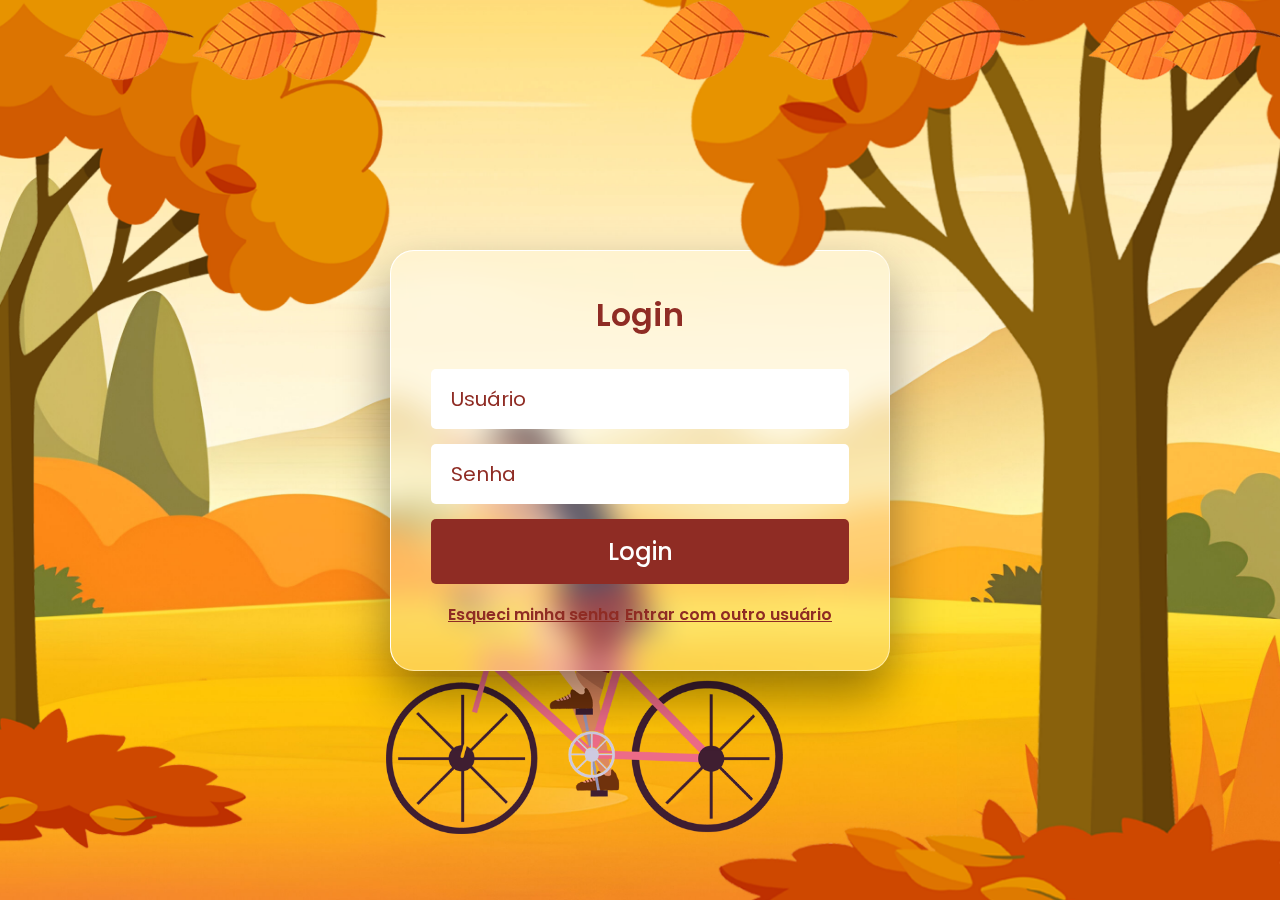
<file: index.html>
<!DOCTYPE html>
<html lang="pt-br">
<head>
    <meta charset="UTF-8">
    <meta name="viewport" content="width= , initial-scale=1.0">
    <link rel="stylesheet" href="./assets/css/style.css">
    <title>Tela de Login</title>
    <link rel="stylesheet" href="https://cdnjs.cloudflare.com/ajax/libs/font-awesome/6.5.1/css/all.min.css" integrity="sha512-DTOQO9RWCH3ppGqcWaEA1BIZOC6xxalwEsw9c2QQeAIftl+Vegovlnee1c9QX4TctnWMn13TZye+giMm8e2LwA==" crossorigin="anonymous" referrerpolicy="no-referrer" />
</head>
<body>
    <section>
        <div class="folhas">
            <div class="definir">
                <div><img src="./assets/images/Folha_01.png" alt=""></div>
                <div><img src="./assets/images/Folha_02.png" alt=""></div>
                <div><img src="./assets/images/Folha_03.png" alt=""></div>
                <div><img src="./assets/images/Folha_04.png" alt=""></div>
                <div><img src="./assets/images/Folha_01.png" alt=""></div>
                <div><img src="./assets/images/Folha_02.png" alt=""></div>
                <div><img src="./assets/images/Folha_03.png" alt=""></div>
                <div><img src="./assets/images/Folha_04.png" alt=""></div>
            </div>
        </div>
        <img src="./assets/images/bg.jpg" alt="" class="bg">
        <img src="./assets/images/garota.png" alt="" class="garota">
        <div class="login-1">
            <div class="contatos">
                <a href="https://www.linkedin.com/in/jonathan-dantas-da-silva-aab95424b/" target="_blank"><i class="fa-brands fa-linkedin"></i></a>
                <a href="https://github.com/JonhDS" target="_blank"><i class="fa-brands fa-square-github"></i></a>
            </div>
            <div class="login-2">
                <h2>Login</h2>
                <div class="inputBox">
                    <input type="text" placeholder="Usuário">
                </div>
                <div class="inputBox">
                    <input type="password" placeholder="Senha">
                </div>
                <div class="inputBox">
                    <input type="submit" value="Login" id="btn">
                </div>
                <div class="grupo">
                    <a href="#">Esqueci minha senha</a>
                    <a href="3">Entrar com outro usuário</a>
                </div>
            </div>
        </div>
        <img src="./assets/images/Arvores.png" alt="" class="Arvores">
    </section>
</body>
</html>
</file>
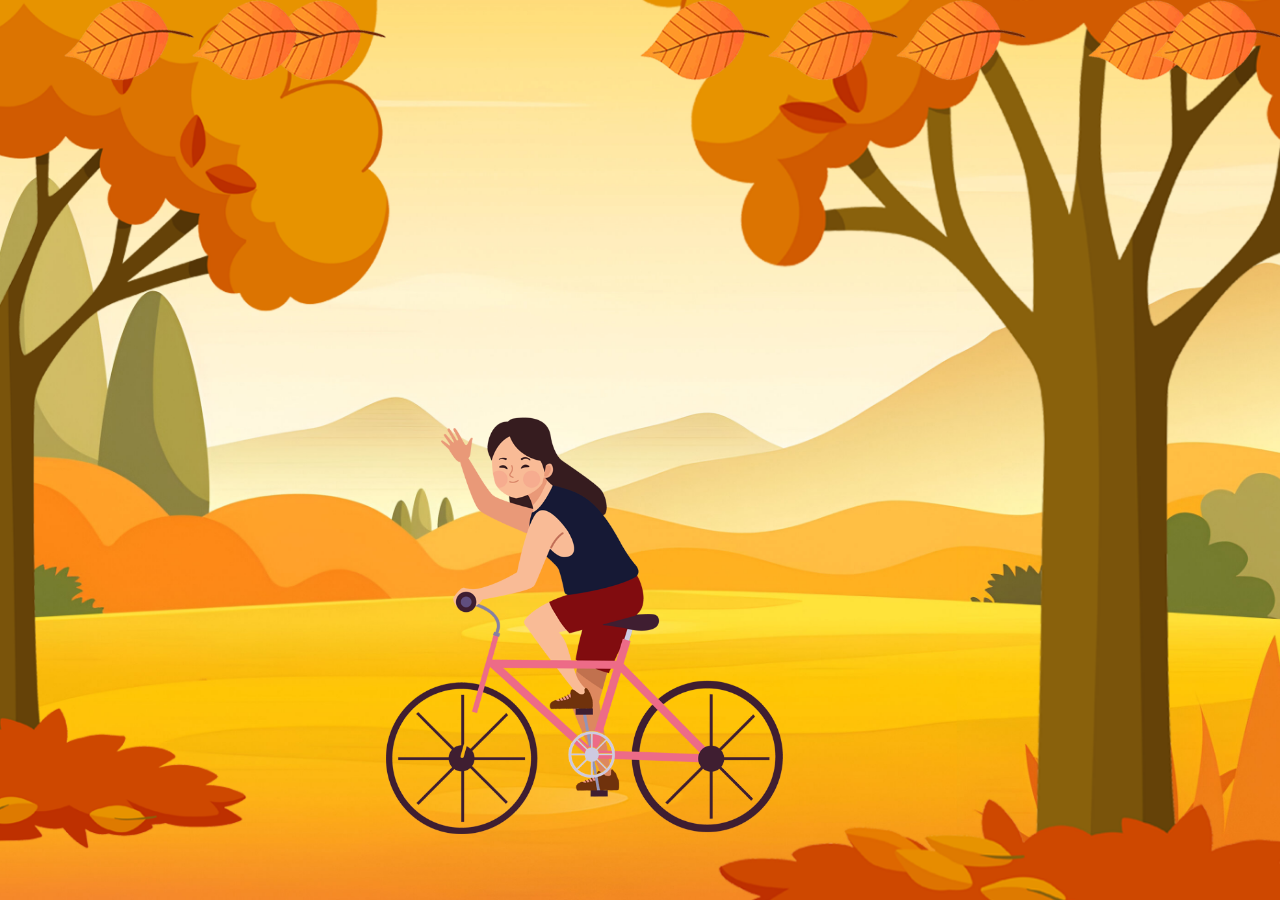
<file: assets/index.html>
<!DOCTYPE html>
<html lang="pt-br">
<head>
    <meta charset="UTF-8">
    <meta name="viewport" content="width= , initial-scale=1.0">
    <link rel="stylesheet" href="css/style.css">
    <title>Tela de Login</title>
</head>
<body>
    <section>
        <div class="folhas">
            <div class="definir">
                <div><img src="images/Folha_01.png" alt=""></div>
                <div><img src="images/Folha_02.png" alt=""></div>
                <div><img src="images/Folha_03.png" alt=""></div>
                <div><img src="images/Folha_04.png" alt=""></div>
                <div><img src="images/Folha_01.png" alt=""></div>
                <div><img src="images/Folha_02.png" alt=""></div>
                <div><img src="images/Folha_03.png" alt=""></div>
                <div><img src="images/Folha_04.png" alt=""></div>
            </div>
        </div>
        <img src="images/bg.jpg" alt="" class="bg">
        <img src="images/garota.png" alt="" class="garota">
        <div class="login">
            <h2>Login</h2>
            <div class="inputBox">
                <input type="text" placeholder="Usuário">
            </div>
            <div class="inputBox">
                <input type="password" placeholder="Senha">
            </div>
            <div class="inputBox">
                <input type="submit" value="Login" id="btn">
            </div>
            <div class="grupo">
                <a href="#">Esqueci minha senha</a>
                <a href="3">Entrar com outro usuário</a>
            </div>
        </div>
        <img src="images/Arvores.png" alt="" class="Arvores">
    </section>
</body>
</html>
</file>
<file: assets/css/style.css>
@import url('https://fonts.googleapis.com/css2?family=Poppins:wght@200;300;400;500;600;700;800;900&display=swap');

* {
    margin: 0;
    padding: 0;
    box-sizing: border-box;
    font-family: 'Poppins', sans-serif;
}

section {
    position: relative;
    display: flex;
    justify-content: center;
    align-items: center;
    width: 100%;
    height: 100vh;
    overflow: hidden;
}

section .bg {
    position: absolute;
    top: 0;
    left: 0;
    width: 100%;
    height: 100%;
    object-fit: cover;
    pointer-events: none;
}

section .Arvores {
    position: absolute;
    top: 0;
    left: 0;
    width: 100%;
    height: 100%;
    object-fit: cover;
    pointer-events: none;
}

section .garota {
    position: absolute;
    transform: scale(0.65);
    pointer-events: none;
    animation: animacaoGarota 16s linear infinite;
}

@keyframes animacaoGarota {
    0% {
        transform: translateX(calc(100% + 40vw));
    } 50% {
        transform: translateX(calc(-100% + -40vw));
    } 50.01% {
        transform: translateX(calc(-100% + -40vw)) rotateY(180deg);
    } 100% {
        transform: translateX(calc(100% + 40vw)) rotateY(180deg);
    }
}

.login-1{
    display: flex;
    flex-direction: column;
    align-items: center;
}


.login-1 .contatos {
    z-index: 1;
    transform: scale(3);
    margin-bottom: 20px;
}

.login-1 .contatos a {
    color: #8f2c24;
    transition: .5s;    
}

.login-1 .contatos a:hover{
    color: #d64c42;
}


.login-2 {
    padding: 3rem;
    background: rgba(255, 255, 255, 0.25);
    backdrop-filter: blur(1rem);
    border: 1px solid #ffff;
    border-bottom: 1px solid rgba(255, 255, 255, 0.5);
    border-right: 1px solid rgba(255, 255, 255, 0.5);
    border-radius: 1.5rem;
    width: 500px;
    box-shadow: 0 25px 50px rgba(0,0,0,0.4);
}

.login-2 h2 {
    position: relative;
    text-align: center;
    font-size: 2em;
    font-weight: 600;
    color: #8f2c24;
    margin-bottom: 30px;
}

.login-2 .inputBox {
    position: relative;
    width: 100%;
}

.login-2 .inputBox input {
    position: relative;
    width: 100%;
    padding: 15px 20px;
    outline: none;
    font-size: 1.25em;
    color: #8f2c24;
    border-radius: 5px;
    border: none;
    margin-bottom: 15px;
}

.login-2 .inputBox input::placeholder {
    color: #8f2c24;
}

.login-2 .inputBox #btn {
    position: relative;
    border: none;
    outline: none;
    background: #8f2c24;
    color: #fff;
    cursor: pointer;
    font-size: 1.25em;
    font-weight: 500;
    transition: 0.5s;
}

.login-2 .inputBox #btn:hover {
    background: #d64c42;
}

.login-2 .grupo {
    font-size: 1rem;
    color: #8f2c24;
    font-weight: 500;
    text-decoration: none;
}

.login-2 .grupo a {
    color: #8f2c24;
    transition: .2s;
    padding: 3px;
    border-radius: 10px;
}

.login-2 .grupo a:hover{
    color: #ffffff;
    background-color: #d64c42ad;
}

.login-2 .grupo a:nth-last-child(2){
    text-decoration: underline;
}

.folhas {
    position: absolute;
    width: 100%;
    height: 100vh;
    overflow: hidden;
    display: flex;
    justify-content: center;
    align-items: center;
    z-index: 2;
    pointer-events: none;
}

.folhas .definir {
    position: absolute;
    width: 100%;
    height: 100%;
    top: 0;
    left: 0;
    pointer-events: none;
}

.folhas .definir div {
    position: absolute;
    display: block;
}

.folhas .definir div:nth-child(1){
        left: 20%;
        animation: animate 20s linear infinite ;
}

.folhas .definir div:nth-child(2){
    left: 50%;
    animation: animate 14s linear infinite ;
}

.folhas .definir div:nth-child(3){
    left: 70%;
    animation: animate 12s linear infinite ;
}

.folhas .definir div:nth-child(4){
    left: 5%;
    animation: animate 15s linear infinite ;
}

.folhas .definir div:nth-child(5){
    left: 85%;
    animation: animate 18s linear infinite ;
}
.folhas .definir div:nth-child(6){
    left: 90%;
    animation: animate 12s linear infinite ;
}

.folhas .definir div:nth-child(7){
    left: 15%;
    animation: animate 14s linear infinite ;
}

.folhas .definir div:nth-child(8){
    left: 60%;
    animation: animate 15s linear infinite ;
}

@keyframes animate {
    0% {
        opacity: 0;
        top: -10%;
        transform: translateX(20px) rotate(0deg);
    } 10% {
        opacity: 1;
    } 20% {
        transform: translateX(-20px) rotate(45deg);
    } 40% { 
        transform: translateX(-20px) rotate(90deg);
    } 60% {
        transform: translateX(20px) rotate(180deg);
    } 80% {
        transform: translateX(-20px) rotate(45deg);
    } 100% {
        top: 110%;
        transform: translateX(20px) rotate(225deg);
    }
}

@media screen and (max-width:2000px) {
  
    
    .login-2 {
        padding: 2.5rem;
        width: 700px;
    }
    
    .login-2 h2 {
        font-size: 2em;
    }
    
    .login-2 .inputBox #btn {
        font-size: 1.5em;
    }

    .login-2 .grupo {
        display: flex;
        align-items: center;
        justify-content: space-between;
        margin: auto;
        font-size: 1.4rem;
        font-weight: 500;
    }
    

}

@media screen and (max-width:1400px) {
  
    
    .login-2 {
        padding: 2.5rem;
        width: 500px;
    }
    
    .login-2 h2 {
        font-size: 2em;
    }
    
    .login-2 .inputBox #btn {
        font-size: 1.5em;
    }

    .login-2 .grupo {
        display: flex;
        align-items: center;
        justify-content: center;
        margin: auto;
        font-size: 1rem;
        font-weight: 600;
    }
    

}

@media screen and (max-width:800px) {
  
    
    .login-2 {
        padding: 2.5rem;
        width: 500px;
    }
    
    .login-2 h2 {
        font-size: 2em;
    }
    
    .login-2 .inputBox #btn {
        font-size: 1.5em;
    }
     
    .folhas {
        width: 130%;
        height: 150%;
        transform: scale(.8);
    }

    .login-2 .grupo {
        display: flex;
        align-items: center;
        justify-content: center;
        margin: auto;
        font-size: 1rem;
        font-weight: 600;
    }
    

}
 
@media screen and (max-width:500px) {

    
    
    .login-2 {
        padding: 1.5rem;
        width: 300px;
    }
    
    .login-2 h2 {
        font-size: 1.5em;
    }
    
    .login-2 .inputBox #btn {
        font-size: 1em;
    }
    
    .folhas {
        width: 200%;
        height: 220%;
        transform: scale(.7);
    }
    
    .login-2 .grupo {
        font-size: .6rem;
        
    }
    
}
</file>
